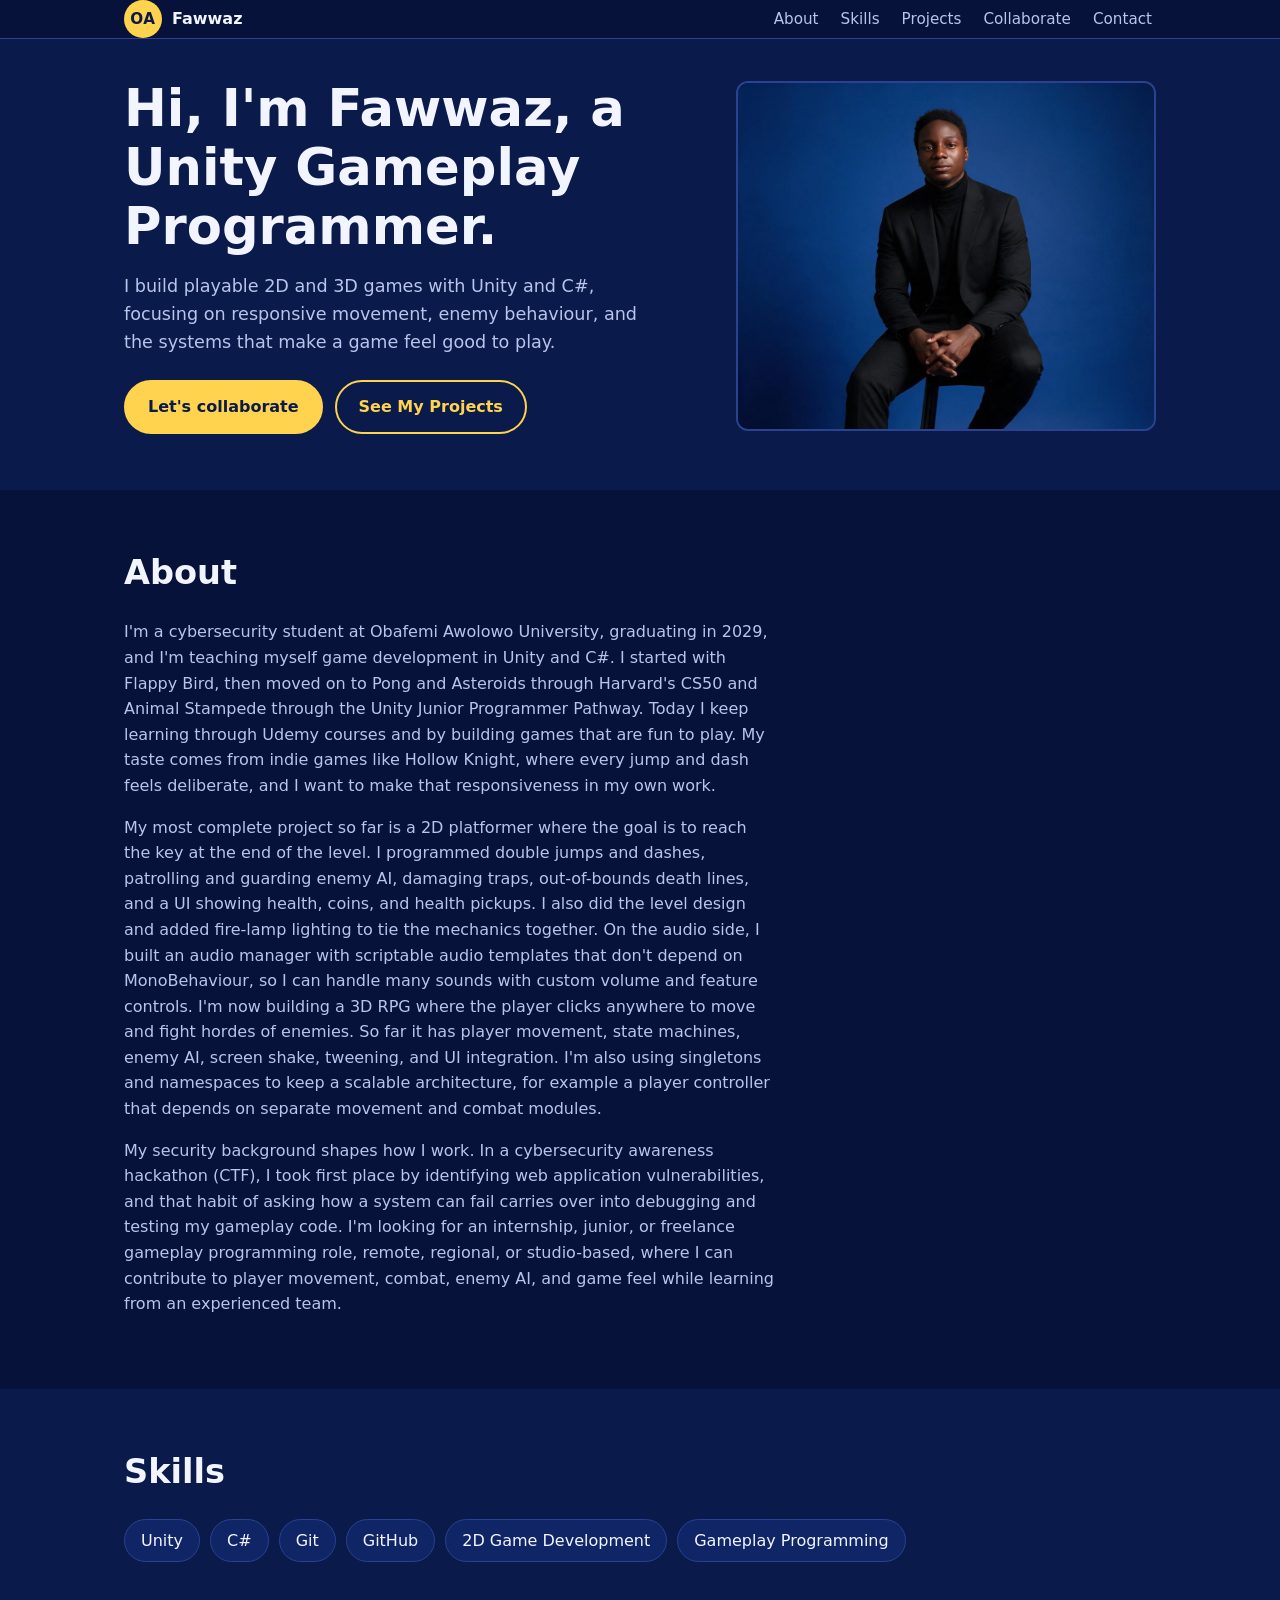
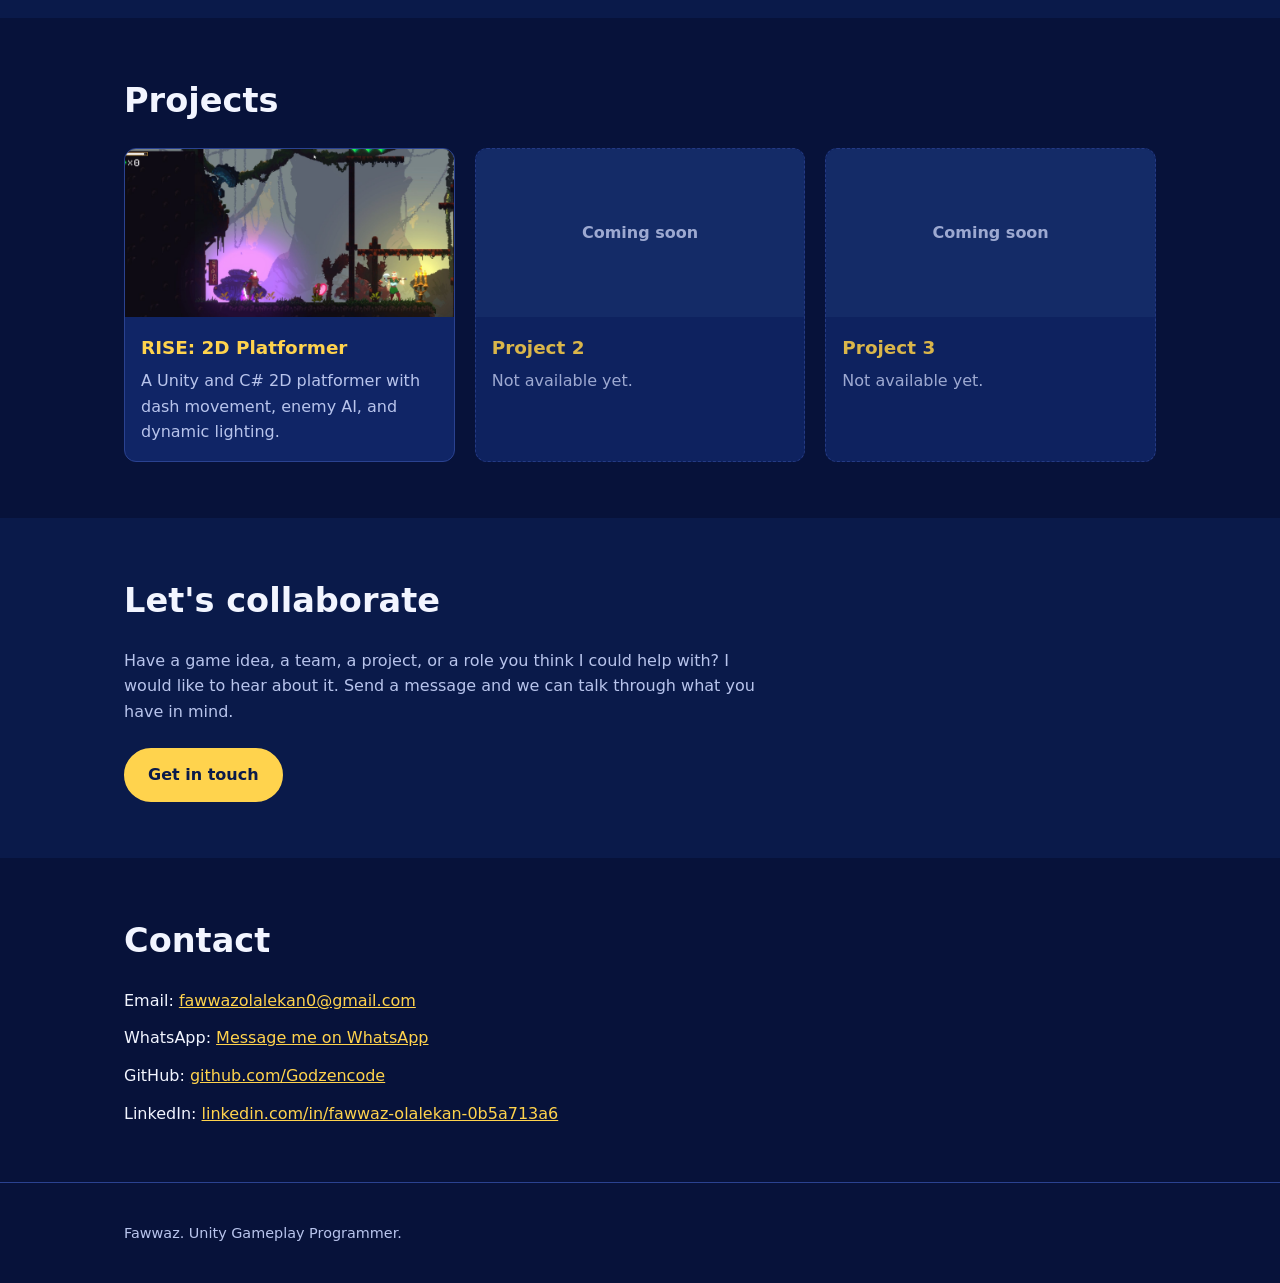
<file: index.html>
<!DOCTYPE html>
<html lang="en">
<head>
  <meta charset="utf-8">
  <meta name="viewport" content="width=device-width, initial-scale=1">
  <title>Fawwaz | Unity Gameplay Programmer</title>
  <meta name="description" content="Portfolio of Fawwaz, a Unity gameplay programmer building playable 2D and 3D games in C#.">
  <link rel="icon" href="assets/favicon.svg" type="image/svg+xml">
  <link rel="stylesheet" href="css/styles.css">
</head>
<body>
  <a class="skip-link" href="#main">Skip to main content</a>

  <header class="site-header">
    <div class="container header-inner">
      <a class="badge" href="#home" aria-label="Fawwaz, back to top">
        <span class="badge-mark" aria-hidden="true">OA</span>
        <span>Fawwaz</span>
      </a>
      <nav class="nav" aria-label="Main">
        <ul>
          <li><a href="#about">About</a></li>
          <li><a href="#skills">Skills</a></li>
          <li><a href="#projects">Projects</a></li>
          <li><a href="#collaborate">Collaborate</a></li>
          <li><a href="#contact">Contact</a></li>
        </ul>
      </nav>
    </div>
  </header>

  <main id="main">
    <section id="home" class="hero">
      <div class="container hero-grid">
        <div>
          <h1>Hi, I'm Fawwaz, a Unity Gameplay Programmer.</h1>
          <p>I build playable 2D and 3D games with Unity and C#, focusing on responsive movement, enemy behaviour, and the systems that make a game feel good to play.</p>
          <div class="btn-row">
            <a class="btn btn-primary" href="#collaborate">Let's collaborate</a>
            <a class="btn btn-secondary" href="#projects">See My Projects</a>
          </div>
        </div>
        <div class="portrait">
          <img src="assets/portrait.jpg" width="800" height="667" alt="Portrait of Fawwaz against a deep royal-blue background">
        </div>
      </div>
    </section>

    <section id="about">
      <div class="container">
        <h2>About</h2>
        <p class="lead">I'm a cybersecurity student at Obafemi Awolowo University, graduating in 2029, and I'm teaching myself game development in Unity and C#. I started with Flappy Bird, then moved on to Pong and Asteroids through Harvard's CS50 and Animal Stampede through the Unity Junior Programmer Pathway. Today I keep learning through Udemy courses and by building games that are fun to play. My taste comes from indie games like Hollow Knight, where every jump and dash feels deliberate, and I want to make that responsiveness in my own work.</p>
        <p class="lead">My most complete project so far is a 2D platformer where the goal is to reach the key at the end of the level. I programmed double jumps and dashes, patrolling and guarding enemy AI, damaging traps, out-of-bounds death lines, and a UI showing health, coins, and health pickups. I also did the level design and added fire-lamp lighting to tie the mechanics together. On the audio side, I built an audio manager with scriptable audio templates that don't depend on MonoBehaviour, so I can handle many sounds with custom volume and feature controls. I'm now building a 3D RPG where the player clicks anywhere to move and fight hordes of enemies. So far it has player movement, state machines, enemy AI, screen shake, tweening, and UI integration. I'm also using singletons and namespaces to keep a scalable architecture, for example a player controller that depends on separate movement and combat modules.</p>
        <p class="lead">My security background shapes how I work. In a cybersecurity awareness hackathon (CTF), I took first place by identifying web application vulnerabilities, and that habit of asking how a system can fail carries over into debugging and testing my gameplay code. I'm looking for an internship, junior, or freelance gameplay programming role, remote, regional, or studio-based, where I can contribute to player movement, combat, enemy AI, and game feel while learning from an experienced team.</p>
      </div>
    </section>

    <section id="skills">
      <div class="container">
        <h2>Skills</h2>
        <ul class="skills">
          <li>Unity</li>
          <li>C#</li>
          <li>Git</li>
          <li>GitHub</li>
          <li>2D Game Development</li>
          <li>Gameplay Programming</li>
        </ul>
      </div>
    </section>

    <section id="projects">
      <div class="container">
        <h2>Projects</h2>
        <div class="card-grid">
          <article class="card">
            <a class="card-link" href="projects/rise.html">
              <img src="assets/rise-screenshot.jpg" width="1600" height="817" alt="Screenshot of RISE, a 2D platformer: the player character stands beside a START sign in a purple-lit forest level, with a health pickup, an enemy, and a lit candelabra ahead">
              <div class="card-body">
                <h3 class="card-title">RISE: 2D Platformer</h3>
                <p>A Unity and C# 2D platformer with dash movement, enemy AI, and dynamic lighting.</p>
              </div>
            </a>
          </article>

          <!-- Reserved slots. Replace with a real card (same markup as RISE)
               once the owner supplies content, and add a page from
               projects/project-template.html. -->
          <article class="card unavailable" aria-label="Project 2, coming soon">
            <div class="placeholder-art" aria-hidden="true">Coming soon</div>
            <div class="card-body">
              <h3 class="card-title">Project 2</h3>
              <p>Not available yet.</p>
            </div>
          </article>
          <article class="card unavailable" aria-label="Project 3, coming soon">
            <div class="placeholder-art" aria-hidden="true">Coming soon</div>
            <div class="card-body">
              <h3 class="card-title">Project 3</h3>
              <p>Not available yet.</p>
            </div>
          </article>
        </div>
      </div>
    </section>

    <section id="collaborate">
      <div class="container">
        <h2>Let's collaborate</h2>
        <p class="lead">Have a game idea, a team, a project, or a role you think I could help with? I would like to hear about it. Send a message and we can talk through what you have in mind.</p>
        <div class="btn-row">
          <a class="btn btn-primary" href="#contact">Get in touch</a>
        </div>
      </div>
    </section>

    <section id="contact">
      <div class="container">
        <h2>Contact</h2>
        <ul class="contact-list">
          <li>Email: <a href="mailto:fawwazolalekan0@gmail.com">fawwazolalekan0@gmail.com</a></li>
          <li>WhatsApp: <a href="https://wa.me/2349137972747" target="_blank" rel="noopener noreferrer">Message me on WhatsApp</a></li>
          <li>GitHub: <a href="https://github.com/Godzencode" target="_blank" rel="noopener noreferrer">github.com/Godzencode</a></li>
          <li>LinkedIn: <a href="https://www.linkedin.com/in/fawwaz-olalekan-0b5a713a6" target="_blank" rel="noopener noreferrer">linkedin.com/in/fawwaz-olalekan-0b5a713a6</a></li>
        </ul>
      </div>
    </section>
  </main>

  <footer class="site-footer">
    <div class="container">
      <p>Fawwaz. Unity Gameplay Programmer.</p>
    </div>
  </footer>
</body>
</html>
</file>
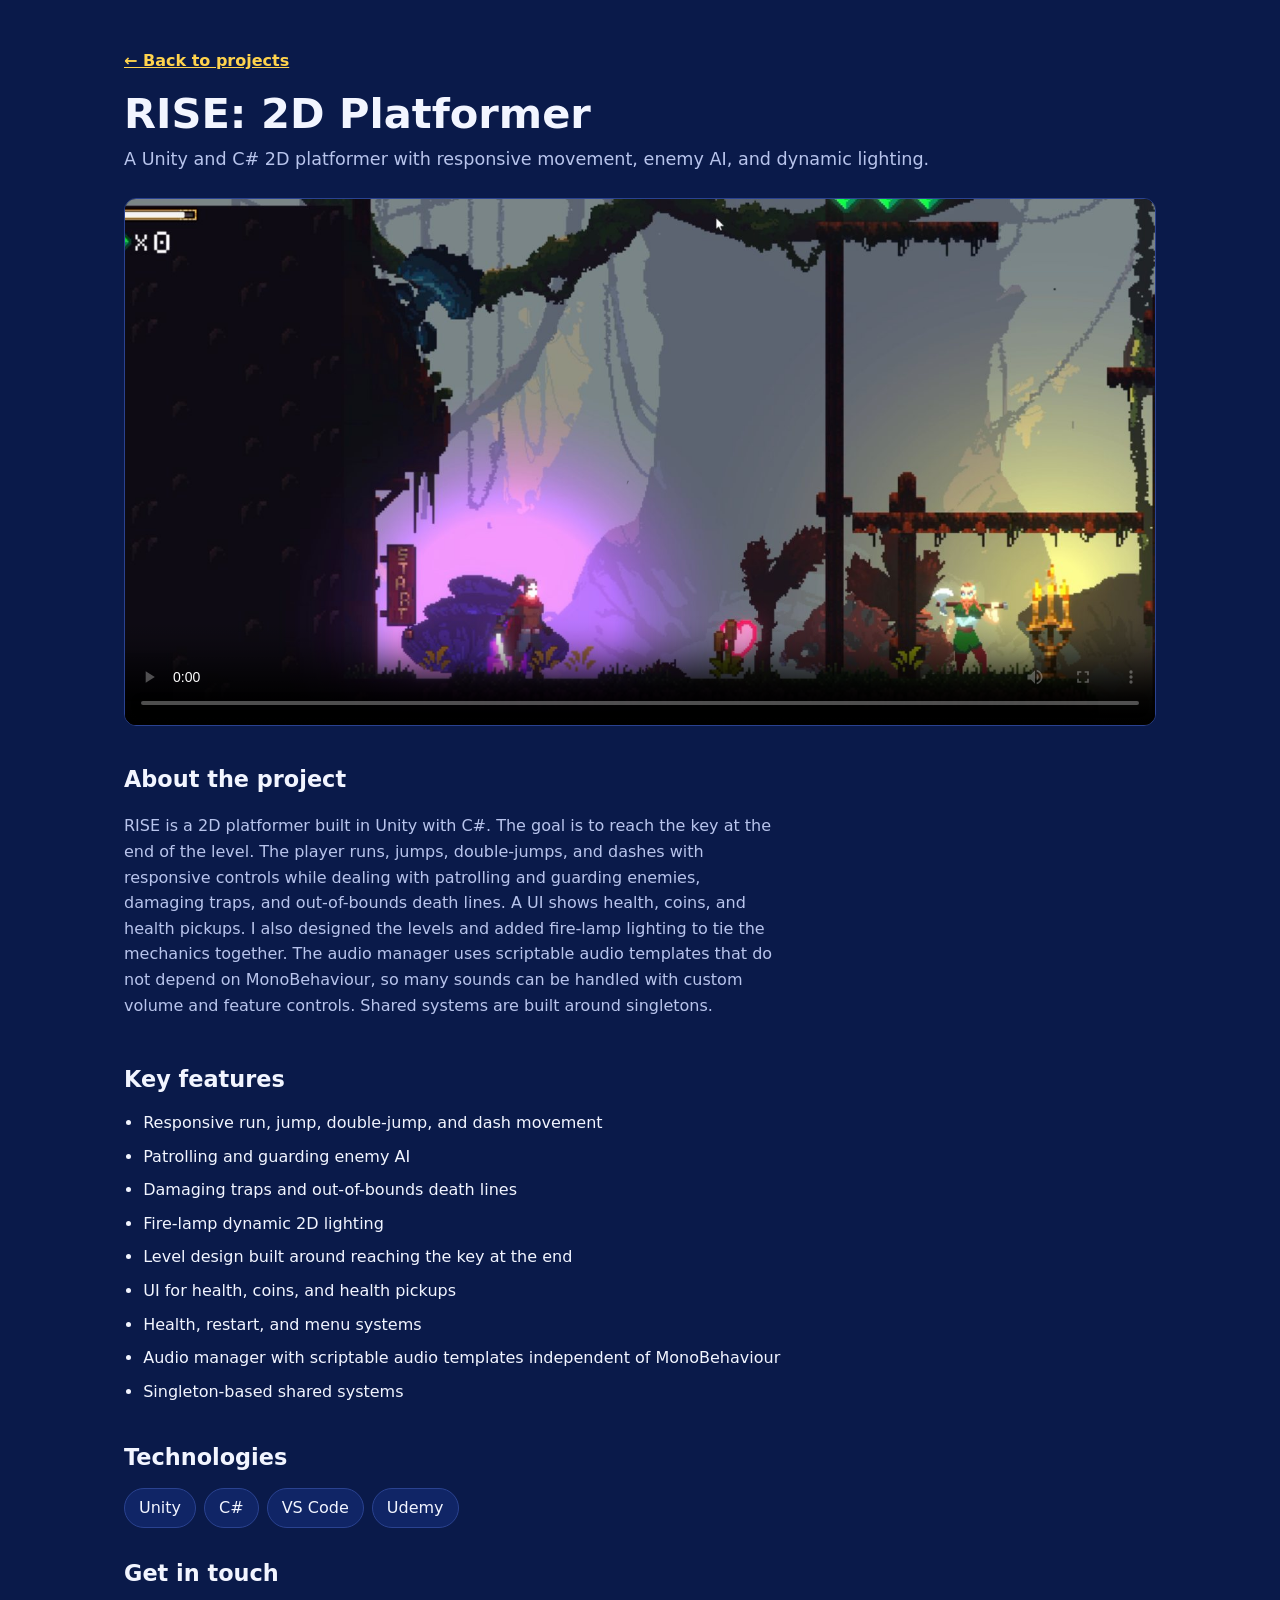
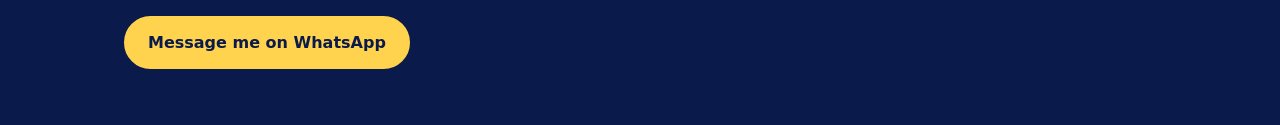
<file: projects/rise.html>
<!DOCTYPE html>
<html lang="en">
<head>
  <meta charset="utf-8">
  <meta name="viewport" content="width=device-width, initial-scale=1">
  <title>RISE: 2D Platformer | Fawwaz</title>
  <meta name="description" content="RISE is a Unity and C# 2D platformer with dash movement, enemy AI, and dynamic lighting.">
  <link rel="icon" href="../assets/favicon.svg" type="image/svg+xml">
  <link rel="stylesheet" href="../css/styles.css">
</head>
<body class="project-page">
  <main>
    <div class="container">
      <div class="project-top">
        <a class="back-link" href="../index.html#projects">&larr; Back to projects</a>
      </div>

      <h1>RISE: 2D Platformer</h1>
      <p class="oneliner">A Unity and C# 2D platformer with responsive movement, enemy AI, and dynamic lighting.</p>

      <div class="video-wrap">
        <video controls preload="metadata" poster="../assets/rise-screenshot.jpg" width="1280" height="670">
          <source src="../assets/rise-gameplay.mp4" type="video/mp4">
          <p class="video-fallback">The gameplay video could not be played in this browser. The full project description and features are below.</p>
        </video>
      </div>

      <section class="project-section" aria-labelledby="about-h">
        <h2 id="about-h">About the project</h2>
        <p class="lead">RISE is a 2D platformer built in Unity with C#. The goal is to reach the key at the end of the level. The player runs, jumps, double-jumps, and dashes with responsive controls while dealing with patrolling and guarding enemies, damaging traps, and out-of-bounds death lines. A UI shows health, coins, and health pickups. I also designed the levels and added fire-lamp lighting to tie the mechanics together. The audio manager uses scriptable audio templates that do not depend on MonoBehaviour, so many sounds can be handled with custom volume and feature controls. Shared systems are built around singletons.</p>
      </section>

      <section class="project-section" aria-labelledby="features-h">
        <h2 id="features-h">Key features</h2>
        <ul>
          <li>Responsive run, jump, double-jump, and dash movement</li>
          <li>Patrolling and guarding enemy AI</li>
          <li>Damaging traps and out-of-bounds death lines</li>
          <li>Fire-lamp dynamic 2D lighting</li>
          <li>Level design built around reaching the key at the end</li>
          <li>UI for health, coins, and health pickups</li>
          <li>Health, restart, and menu systems</li>
          <li>Audio manager with scriptable audio templates independent of MonoBehaviour</li>
          <li>Singleton-based shared systems</li>
        </ul>
      </section>

      <section class="project-section" aria-labelledby="tech-h">
        <h2 id="tech-h">Technologies</h2>
        <ul class="tag-list">
          <li>Unity</li>
          <li>C#</li>
          <li>VS Code</li>
          <li>Udemy</li>
        </ul>
      </section>

      <section class="project-section" aria-labelledby="links-h">
        <h2 id="links-h">Get in touch</h2>
        <div class="btn-row">
          <a class="btn btn-primary" href="https://wa.me/2349137972747" target="_blank" rel="noopener noreferrer">Message me on WhatsApp</a>
          <!-- GitHub button: add only when a verified RISE repository URL exists.
               <a class="btn btn-secondary" href="[ADD: RISE repo URL]" target="_blank" rel="noopener noreferrer">View on GitHub</a> -->
        </div>
      </section>
    </div>
  </main>
</body>
</html>
</file>
<file: css/styles.css>
:root {
  --bg: #0a1a4a;
  --bg-deep: #07123a;
  --surface: #102566;
  --surface-2: #17306f;
  --text: #f2f5ff;
  --muted: #b8c4ec;
  --accent: #ffd34d;
  --accent-text: #0a1a4a;
  --border: #2a4290;
  --radius: 12px;
  --max: 1080px;
}

*, *::before, *::after { box-sizing: border-box; }

html { scroll-behavior: smooth; }

body {
  margin: 0;
  font-family: system-ui, -apple-system, "Segoe UI", Roboto, Arial, sans-serif;
  background: var(--bg);
  color: var(--text);
  line-height: 1.6;
  overflow-x: hidden;
}

img, video { max-width: 100%; height: auto; display: block; }

a { color: var(--accent); }

:focus-visible {
  outline: 3px solid var(--accent);
  outline-offset: 3px;
}

.skip-link {
  position: absolute;
  left: 8px;
  top: -60px;
  background: var(--accent);
  color: var(--accent-text);
  padding: 8px 14px;
  border-radius: 6px;
  z-index: 100;
}
.skip-link:focus { top: 8px; }

.container {
  width: 100%;
  max-width: var(--max);
  margin: 0 auto;
  padding: 0 16px;
}

/* Header */
.site-header {
  background: var(--bg-deep);
  border-bottom: 1px solid var(--border);
  position: sticky;
  top: 0;
  z-index: 50;
}
.header-inner {
  display: flex;
  flex-wrap: wrap;
  align-items: center;
  justify-content: space-between;
  gap: 8px 16px;
  padding-top: 10px;
  padding-bottom: 10px;
}
.badge {
  display: inline-flex;
  align-items: center;
  gap: 10px;
  color: var(--text);
  text-decoration: none;
  font-weight: 700;
}
.badge-mark {
  display: grid;
  place-items: center;
  width: 38px;
  height: 38px;
  border-radius: 50%;
  background: var(--accent);
  color: var(--accent-text);
  font-size: 0.95rem;
  letter-spacing: 0.5px;
}
.nav ul {
  list-style: none;
  margin: 0;
  padding: 0;
  display: flex;
  flex-wrap: wrap;
  gap: 4px 14px;
}
.nav a {
  color: var(--muted);
  text-decoration: none;
  padding: 6px 4px;
  display: inline-block;
  font-size: 0.95rem;
}
.nav a:hover { color: var(--text); text-decoration: underline; }

/* Buttons */
.btn {
  display: inline-block;
  padding: 12px 22px;
  border-radius: 999px;
  font-weight: 700;
  text-decoration: none;
  border: 2px solid var(--accent);
  text-align: center;
  min-height: 44px;
}
.btn-primary { background: var(--accent); color: var(--accent-text); }
.btn-primary:hover { background: #ffe084; }
.btn-secondary { background: transparent; color: var(--accent); }
.btn-secondary:hover { background: rgba(255, 211, 77, 0.12); }
.btn-row { display: flex; flex-wrap: wrap; gap: 12px; margin-top: 24px; }

/* Hero */
.hero { padding: 40px 0 56px; }
.hero-grid {
  display: grid;
  gap: 32px;
  align-items: center;
}
.hero h1 {
  font-size: clamp(1.9rem, 7vw, 3.2rem);
  line-height: 1.15;
  margin: 0 0 16px;
}
.hero p { color: var(--muted); font-size: 1.1rem; margin: 0; max-width: 56ch; }
.portrait {
  width: 100%;
  max-width: 420px;
  margin: 0 auto;
  aspect-ratio: 6 / 5; /* top two thirds of a 4:5 portrait */
  overflow: hidden;
  border-radius: var(--radius);
  border: 2px solid var(--border);
  background: var(--surface);
}
.portrait img {
  width: 100%;
  height: 100%;
  object-fit: cover;
  object-position: top center;
}

/* Sections */
section { padding: 56px 0; }
section:nth-of-type(even) { background: var(--bg-deep); }
h2 { font-size: clamp(1.5rem, 5vw, 2.1rem); margin: 0 0 20px; }
.lead { color: var(--muted); max-width: 64ch; }

.skills {
  list-style: none;
  padding: 0;
  margin: 0;
  display: flex;
  flex-wrap: wrap;
  gap: 10px;
}
.skills li {
  background: var(--surface);
  border: 1px solid var(--border);
  padding: 8px 16px;
  border-radius: 999px;
}

/* Project cards */
.card-grid {
  display: grid;
  gap: 20px;
  grid-template-columns: 1fr;
}
.card {
  background: var(--surface);
  border: 1px solid var(--border);
  border-radius: var(--radius);
  overflow: hidden;
  display: flex;
  flex-direction: column;
}
.card-link {
  color: inherit;
  text-decoration: none;
  display: flex;
  flex-direction: column;
  height: 100%;
}
.card-link:hover .card-title { text-decoration: underline; }
.card img {
  width: 100%;
  aspect-ratio: 1600 / 817;
  object-fit: cover;
  background: var(--surface-2);
}
.card-body { padding: 16px; }
.card-title { margin: 0 0 6px; font-size: 1.15rem; color: var(--accent); }
.card-body p { margin: 0; color: var(--muted); }
.card.unavailable { border-style: dashed; opacity: 0.85; }
.card.unavailable .placeholder-art {
  aspect-ratio: 1600 / 817;
  display: grid;
  place-items: center;
  background: var(--surface-2);
  color: var(--muted);
  font-weight: 600;
}

/* Contact */
.contact-list {
  list-style: none;
  padding: 0;
  margin: 0;
  display: grid;
  gap: 12px;
}
.contact-list a { overflow-wrap: anywhere; }

.placeholder { color: var(--accent); font-style: italic; }

/* Footer */
.site-footer {
  border-top: 1px solid var(--border);
  background: var(--bg-deep);
  padding: 24px 0;
  color: var(--muted);
  font-size: 0.9rem;
}

/* Project page */
.project-page main { padding: 24px 0 56px; }
.project-top { padding: 16px 0 0; }
.back-link { display: inline-block; padding: 8px 0; font-weight: 600; }
.project-page h1 { font-size: clamp(1.8rem, 6vw, 2.6rem); margin: 8px 0 8px; line-height: 1.15; }
.project-page .oneliner { color: var(--muted); font-size: 1.1rem; margin: 0 0 24px; }
.video-wrap {
  background: #000;
  border-radius: var(--radius);
  overflow: hidden;
  border: 1px solid var(--border);
  margin-bottom: 8px;
}
.video-wrap video { width: 100%; height: auto; }
.video-fallback { color: var(--muted); font-size: 0.95rem; padding: 12px; }
.project-page section, .project-page section:nth-of-type(even) { background: none; }
.project-section { padding: 28px 0 0; }
.project-section h2 { font-size: 1.4rem; margin-bottom: 12px; }
.project-section ul { padding-left: 1.2rem; margin: 0; }
.project-section li { margin-bottom: 8px; }
.tag-list {
  list-style: none;
  padding: 0 !important;
  display: flex;
  flex-wrap: wrap;
  gap: 8px;
}
.tag-list li {
  background: var(--surface);
  border: 1px solid var(--border);
  padding: 6px 14px;
  border-radius: 999px;
  margin: 0;
}

/* Tablet and up */
@media (min-width: 640px) {
  .container { padding: 0 24px; }
  .card-grid { grid-template-columns: repeat(2, 1fr); }
}
@media (min-width: 900px) {
  .hero-grid { grid-template-columns: 1.2fr 1fr; }
  .card-grid { grid-template-columns: repeat(3, 1fr); }
  .portrait { margin: 0 0 0 auto; }
}

@media (prefers-reduced-motion: reduce) {
  html { scroll-behavior: auto; }
}
</file>
